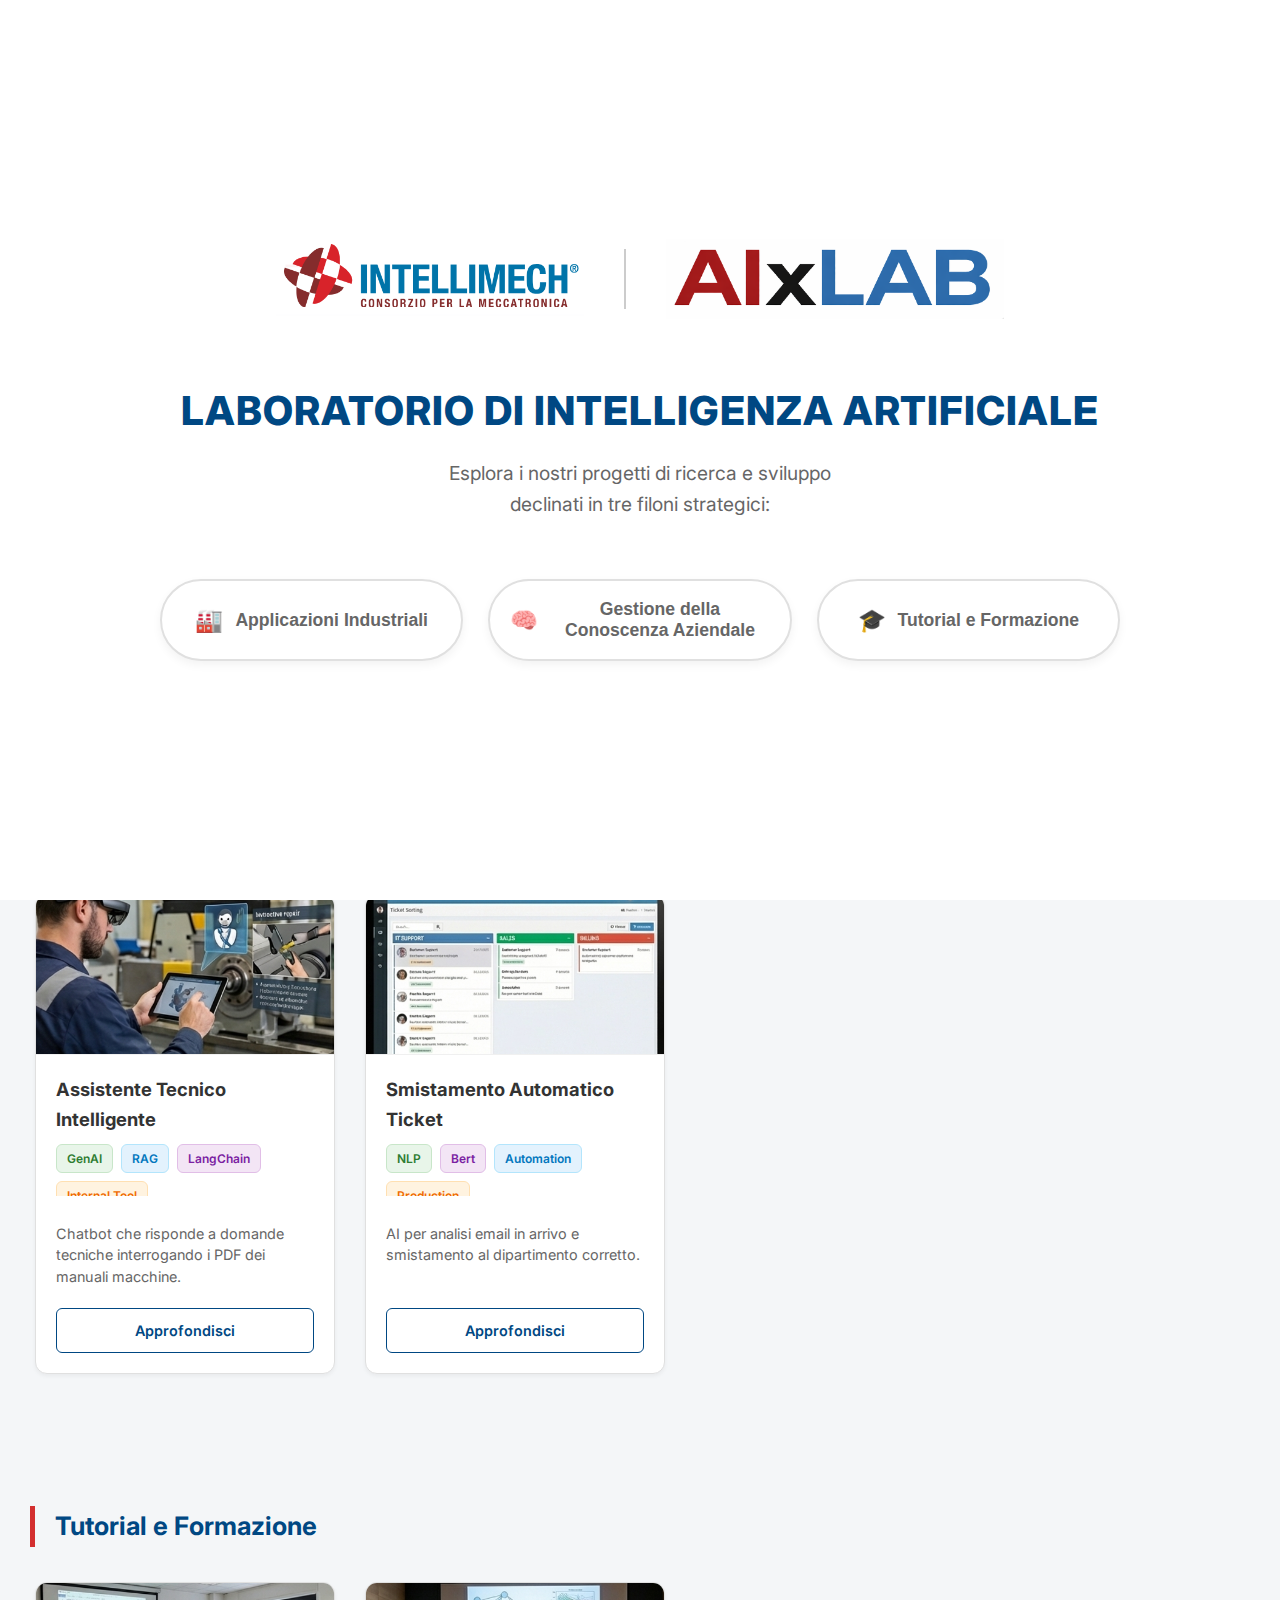
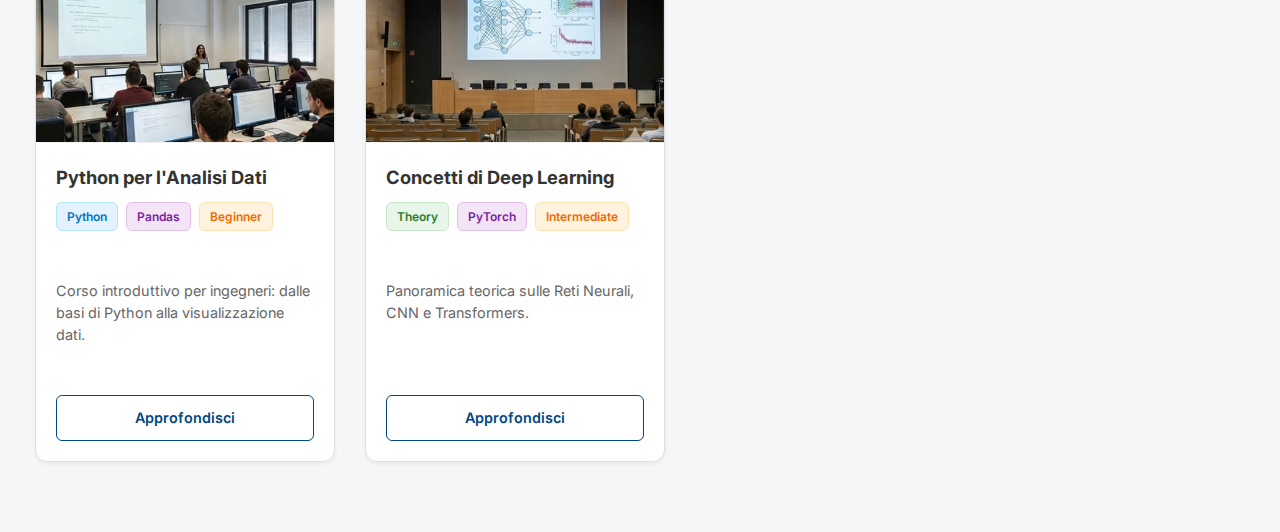
<file: index.html>
<!DOCTYPE html>
<html lang="it">

<head>
    <meta charset="UTF-8">
    <meta name="viewport" content="width=device-width, initial-scale=1.0">
    <title>Showcase Laboratorio AI</title>
    <link rel="stylesheet" href="styles/global.css">
    <link href="https://fonts.googleapis.com/css2?family=Inter:wght@400;600;700&display=swap" rel="stylesheet">
</head>

<body class="locked">
    <div id="landing-screen">
        <div class="landing-content">

            <div class="landing-logos">
                <img src="img/LogoIMECH.png" alt="Intellimech" class="big-logo">
                <div class="vertical-line"></div>
                <img src="img/LogoAIxLAB.png" alt="AI Lab" class="big-logo">
            </div>

            <div class="landing-texts">
                <h1 class="main-title">Laboratorio di Intelligenza Artificiale</h1>
                <p class="subtitle">
                    Esplora i nostri progetti di ricerca e sviluppo<br>
                    declinati in tre filoni strategici:
                </p>
            </div>

            <div class="landing-actions">
                <button class="big-btn" onclick="enterSite('industrial')">
                    <span class="icon">🏭</span> Applicazioni Industriali
                </button>
                <button class="big-btn" onclick="enterSite('knowledge')">
                    <span class="icon">🧠</span> Gestione della Conoscenza Aziendale
                </button>
                <button class="big-btn" onclick="enterSite('tutorial')">
                    <span class="icon">🎓</span> Tutorial e Formazione
                </button>
            </div>
        </div>
    </div>

    <div id="app-interface">
        <nav class="nav-shortcuts sticky-mode">

            <div class="nav-logos-wrapper">
                <img src="img/LogoIMECH.png" alt="Intellimech" class="nav-logo">
                <div class="mini-divider"></div> <img src="img/LogoAIxLAB.png" alt="AI Lab" class="nav-logo">
            </div>
            
            <div class="nav-buttons-container">
                <a href="#industrial" class="shortcut-card">
                    <span class="shortcut-icon">🏭</span>
                    Applicazioni Industriali
                </a>
                <a href="#knowledge" class="shortcut-card">
                    <span class="shortcut-icon">🧠</span>
                    Gestione Conoscenza
                </a>
                <a href="#tutorial" class="shortcut-card">
                    <span class="shortcut-icon">🎓</span>
                    Tutorial
                </a>
            </div>

            

        </nav>

        <div id="main-content">

            <section id="industrial" class="category-section">
                <h2 class="category-title">Applicazioni Industriali</h2>
                <div class="scroll-container">
                    
                    <div class="card">
                        <div class="card-media">
                            
                            <img src="progetti/Applicazioni_Industriali/PredictiveMaintenance/assets/progetto.png" alt="preview"
                                style="width:100%; height:100%; object-fit:cover;">
                            
                        </div>

                        <div class="card-body">
                            <h3>Manutenzione Predittiva Cuscinetti</h3>

                            <div class="labels">
                                
                                <span class="tag domain">IoT</span>
                                
                                <span class="tag tech">Python</span>
                                
                                <span class="tag lib">Sklearn</span>
                                
                                <span class="tag type">PoC</span>
                                
                            </div>

                            <p class="summary">Sistema IoT per monitorare la salute dei cuscinetti e prevedere guasti con 48h di anticipo.</p>
                            <a href="progetti/Applicazioni_Industriali/PredictiveMaintenance/readme.html" class="btn-action">Approfondisci</a>
                        </div>
                    </div>
                    
                    <div class="card">
                        <div class="card-media">
                            
                            <img src="progetti/Applicazioni_Industriali/Visione/assets/progetto.png" alt="preview"
                                style="width:100%; height:100%; object-fit:cover;">
                            
                        </div>

                        <div class="card-body">
                            <h3>Controllo Qualità Saldature</h3>

                            <div class="labels">
                                
                                <span class="tag domain">Computer Vision</span>
                                
                                <span class="tag tech">Deep Learning</span>
                                
                                <span class="tag lib">YOLOv8</span>
                                
                                <span class="tag type">Pilot</span>
                                
                            </div>

                            <p class="summary">Analisi automatica della porosità delle saldature tramite Computer Vision.</p>
                            <a href="progetti/Applicazioni_Industriali/Visione/readme.html" class="btn-action">Approfondisci</a>
                        </div>
                    </div>
                    
                </div>
            </section>

            <section id="knowledge" class="category-section">
                <h2 class="category-title">Gestione della Conoscenza Aziendale</h2>
                <div class="scroll-container">
                    
                    <div class="card">
                        <div class="card-media">
                            
                            <img src="progetti/Gestione_Conoscenza/ChatbotManualistica/assets/progetto.png" alt="preview"
                                style="width:100%; height:100%; object-fit:cover;">
                            
                        </div>

                        <div class="card-body">
                            <h3>Assistente Tecnico Intelligente</h3>

                            <div class="labels">
                                
                                <span class="tag domain">GenAI</span>
                                
                                <span class="tag tech">RAG</span>
                                
                                <span class="tag lib">LangChain</span>
                                
                                <span class="tag type">Internal Tool</span>
                                
                            </div>

                            <p class="summary">Chatbot che risponde a domande tecniche interrogando i PDF dei manuali macchine.</p>
                            <a href="progetti/Gestione_Conoscenza/ChatbotManualistica/readme.html" class="btn-action">Approfondisci</a>
                        </div>
                    </div>
                    
                    <div class="card">
                        <div class="card-media">
                            
                            <img src="progetti/Gestione_Conoscenza/ClassificatoreEmailSupporto/assets/progetto.png" alt="preview"
                                style="width:100%; height:100%; object-fit:cover;">
                            
                        </div>

                        <div class="card-body">
                            <h3>Smistamento Automatico Ticket</h3>

                            <div class="labels">
                                
                                <span class="tag domain">NLP</span>
                                
                                <span class="tag lib">Bert</span>
                                
                                <span class="tag tech">Automation</span>
                                
                                <span class="tag type">Production</span>
                                
                            </div>

                            <p class="summary">AI per analisi email in arrivo e smistamento al dipartimento corretto.</p>
                            <a href="progetti/Gestione_Conoscenza/ClassificatoreEmailSupporto/readme.html" class="btn-action">Approfondisci</a>
                        </div>
                    </div>
                    
                </div>
            </section>

            <section id="tutorial" class="category-section">
                <h2 class="category-title">Tutorial e Formazione</h2>
                <div class="scroll-container">
                    
                    <div class="card">
                        <div class="card-media">
                            
                            <img src="progetti/Tutorial_Formazione/CorsoPythonBase/assets/progetto.png" alt="preview"
                                style="width:100%; height:100%; object-fit:cover;">
                            
                        </div>

                        <div class="card-body">
                            <h3>Python per l'Analisi Dati</h3>

                            <div class="labels">
                                
                                <span class="tag tech">Python</span>
                                
                                <span class="tag lib">Pandas</span>
                                
                                <span class="tag type">Beginner</span>
                                
                            </div>

                            <p class="summary">Corso introduttivo per ingegneri: dalle basi di Python alla visualizzazione dati.</p>
                            <a href="progetti/Tutorial_Formazione/CorsoPythonBase/readme.html" class="btn-action">Approfondisci</a>
                        </div>
                    </div>
                    
                    <div class="card">
                        <div class="card-media">
                            
                            <img src="progetti/Tutorial_Formazione/IntroduzioneDeepLearning/assets/progetto.png" alt="preview"
                                style="width:100%; height:100%; object-fit:cover;">
                            
                        </div>

                        <div class="card-body">
                            <h3>Concetti di Deep Learning</h3>

                            <div class="labels">
                                
                                <span class="tag domain">Theory</span>
                                
                                <span class="tag lib">PyTorch</span>
                                
                                <span class="tag type">Intermediate</span>
                                
                            </div>

                            <p class="summary">Panoramica teorica sulle Reti Neurali, CNN e Transformers.</p>
                            <a href="progetti/Tutorial_Formazione/IntroduzioneDeepLearning/readme.html" class="btn-action">Approfondisci</a>
                        </div>
                    </div>
                    
                </div>
            </section>

        </div>
    </div>

    <a href="#" class="back-to-top" id="backToTopBtn">
        <svg xmlns="http://www.w3.org/2000/svg" width="24" height="24" viewBox="0 0 24 24" fill="none"
            stroke="currentColor" stroke-width="2" stroke-linecap="round" stroke-linejoin="round">
            <line x1="12" y1="19" x2="12" y2="5"></line>
            <polyline points="5 12 12 5 19 12"></polyline>
        </svg>
    </a>

    <script src="scripts/script_barra_nav.js"></script>
</body>

</html>
</file>
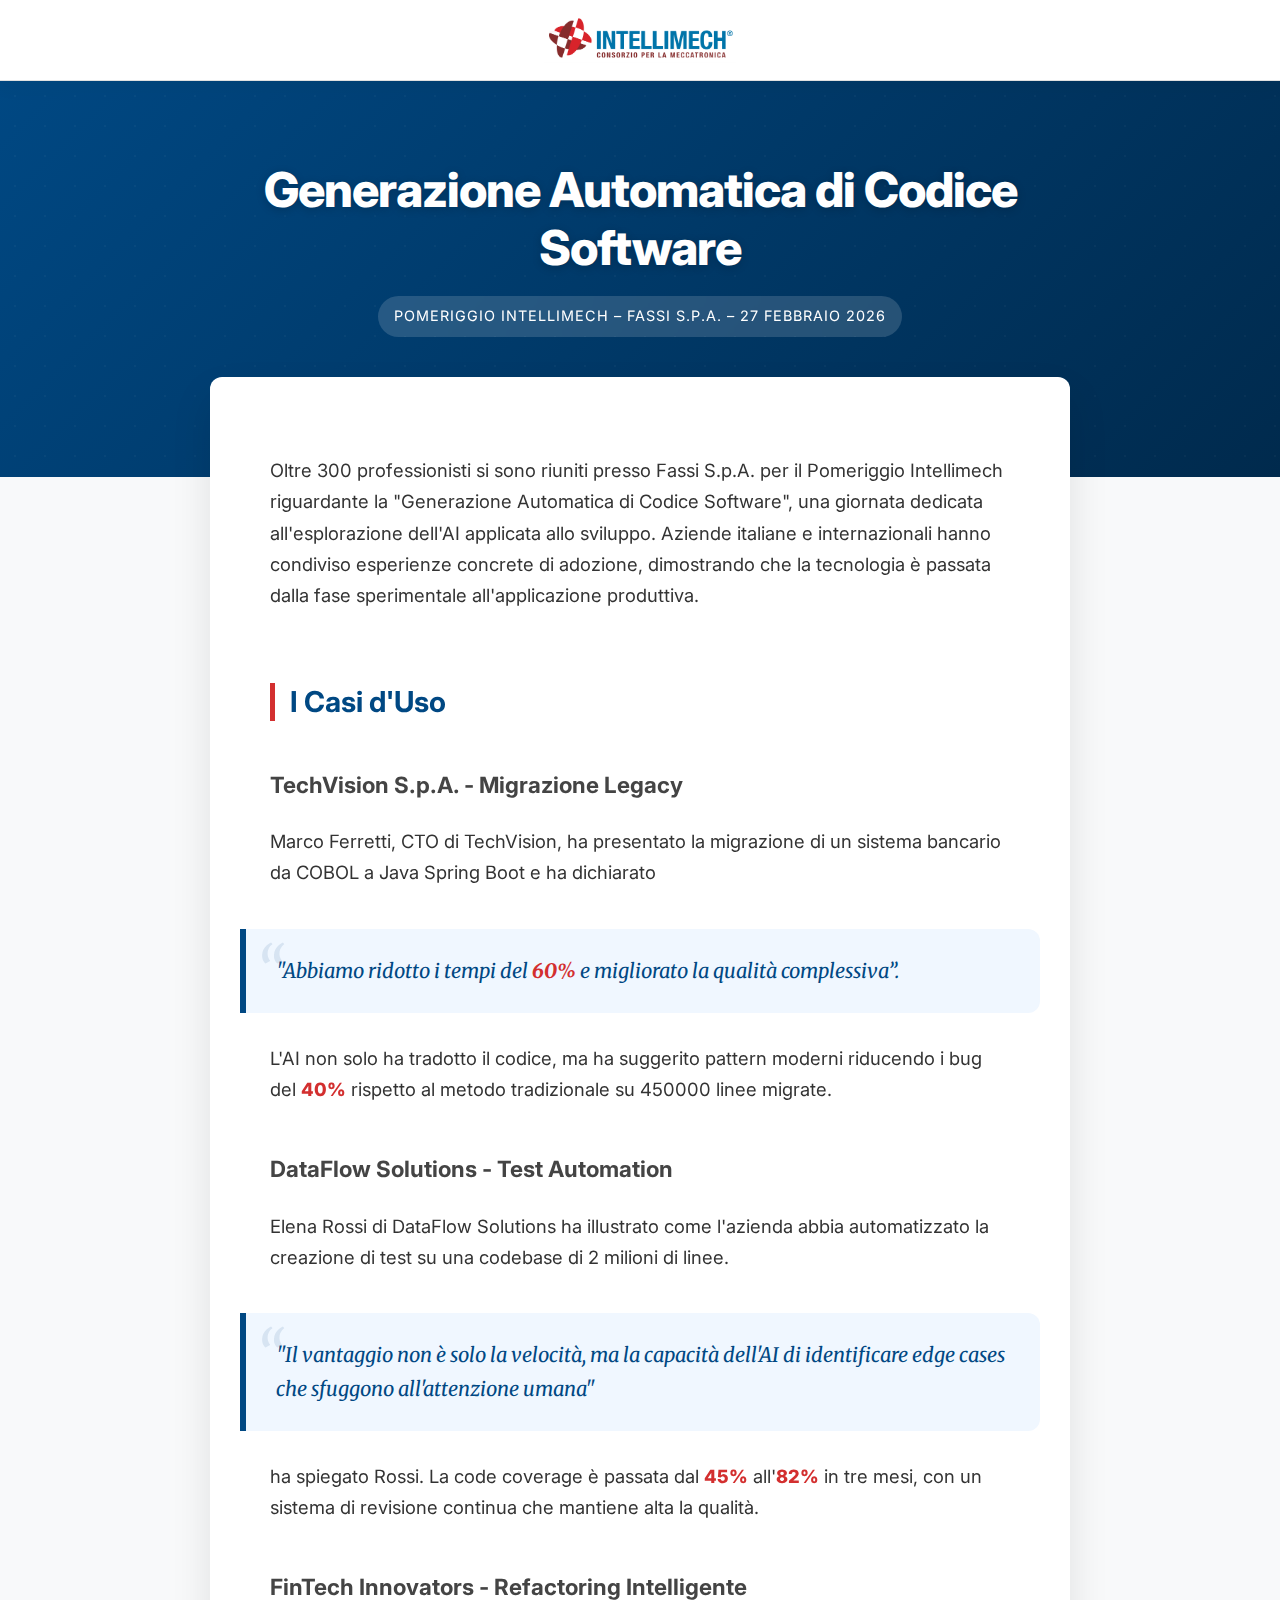
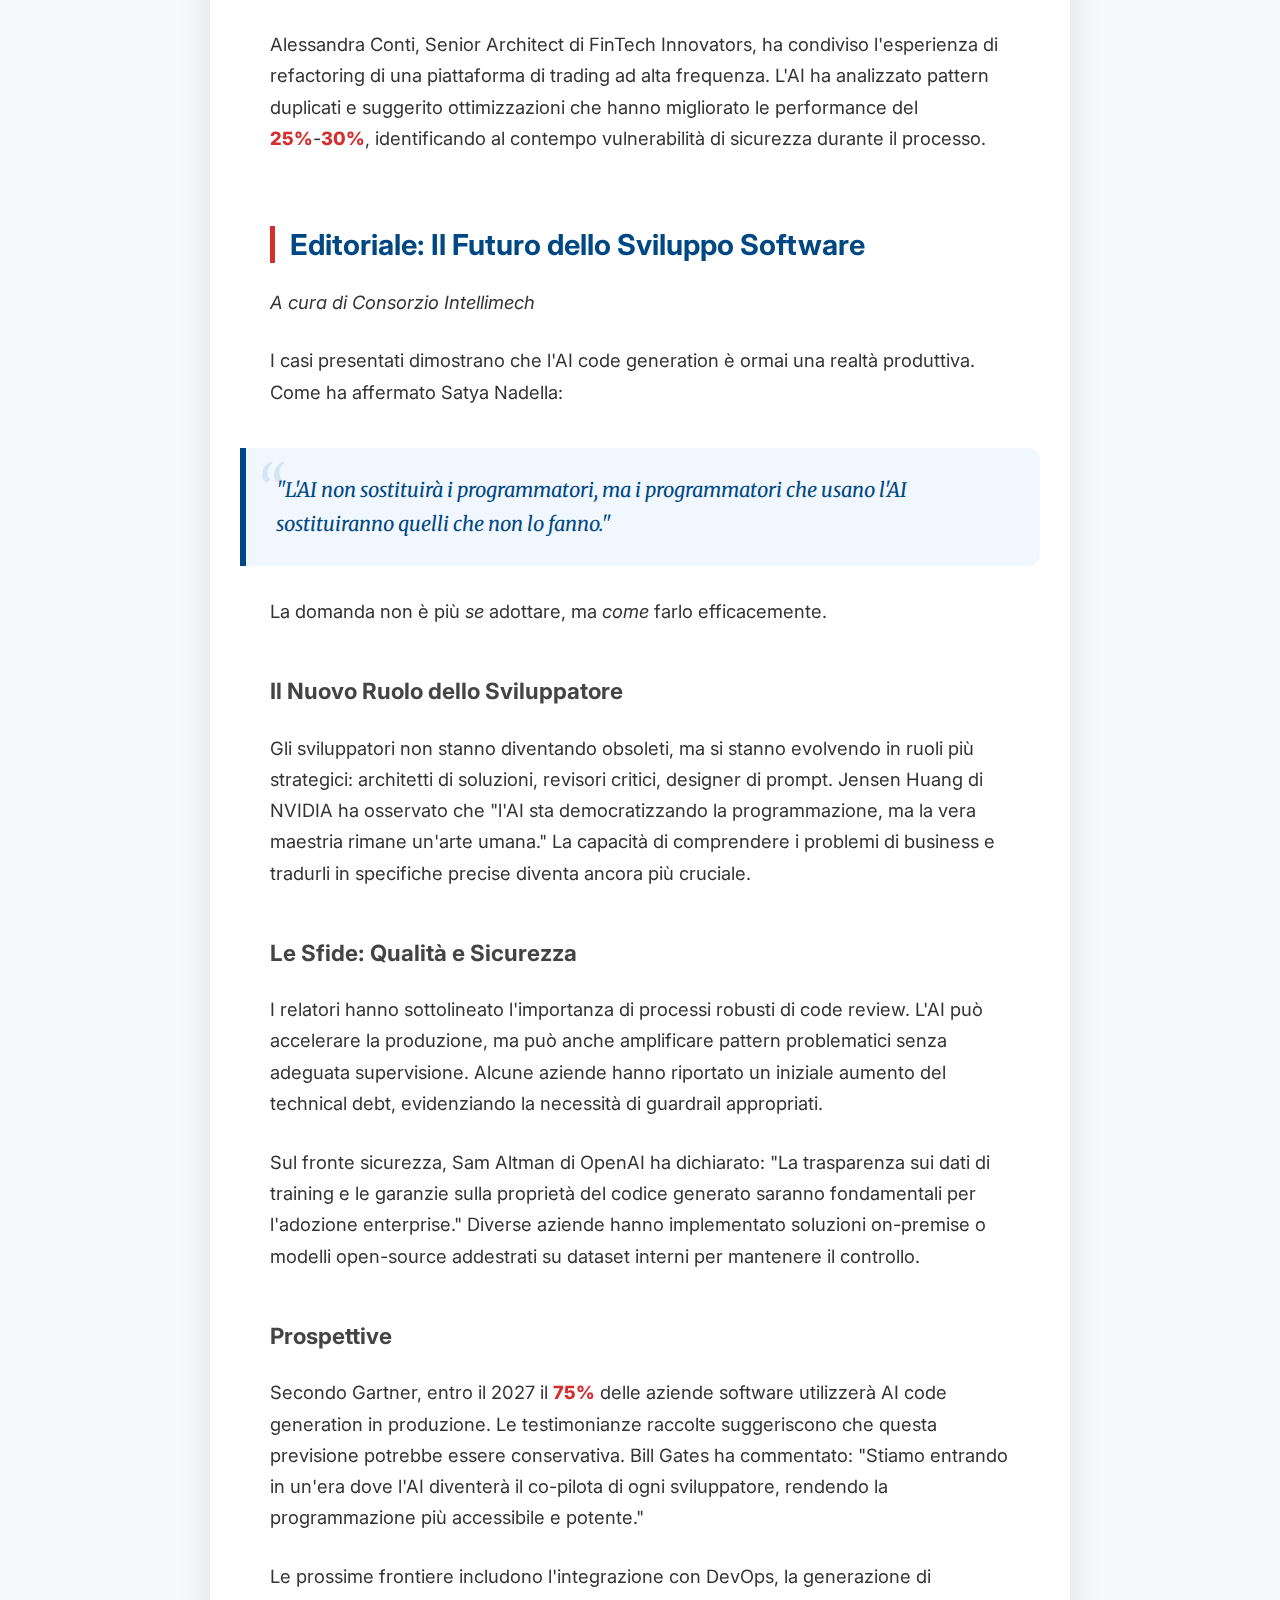
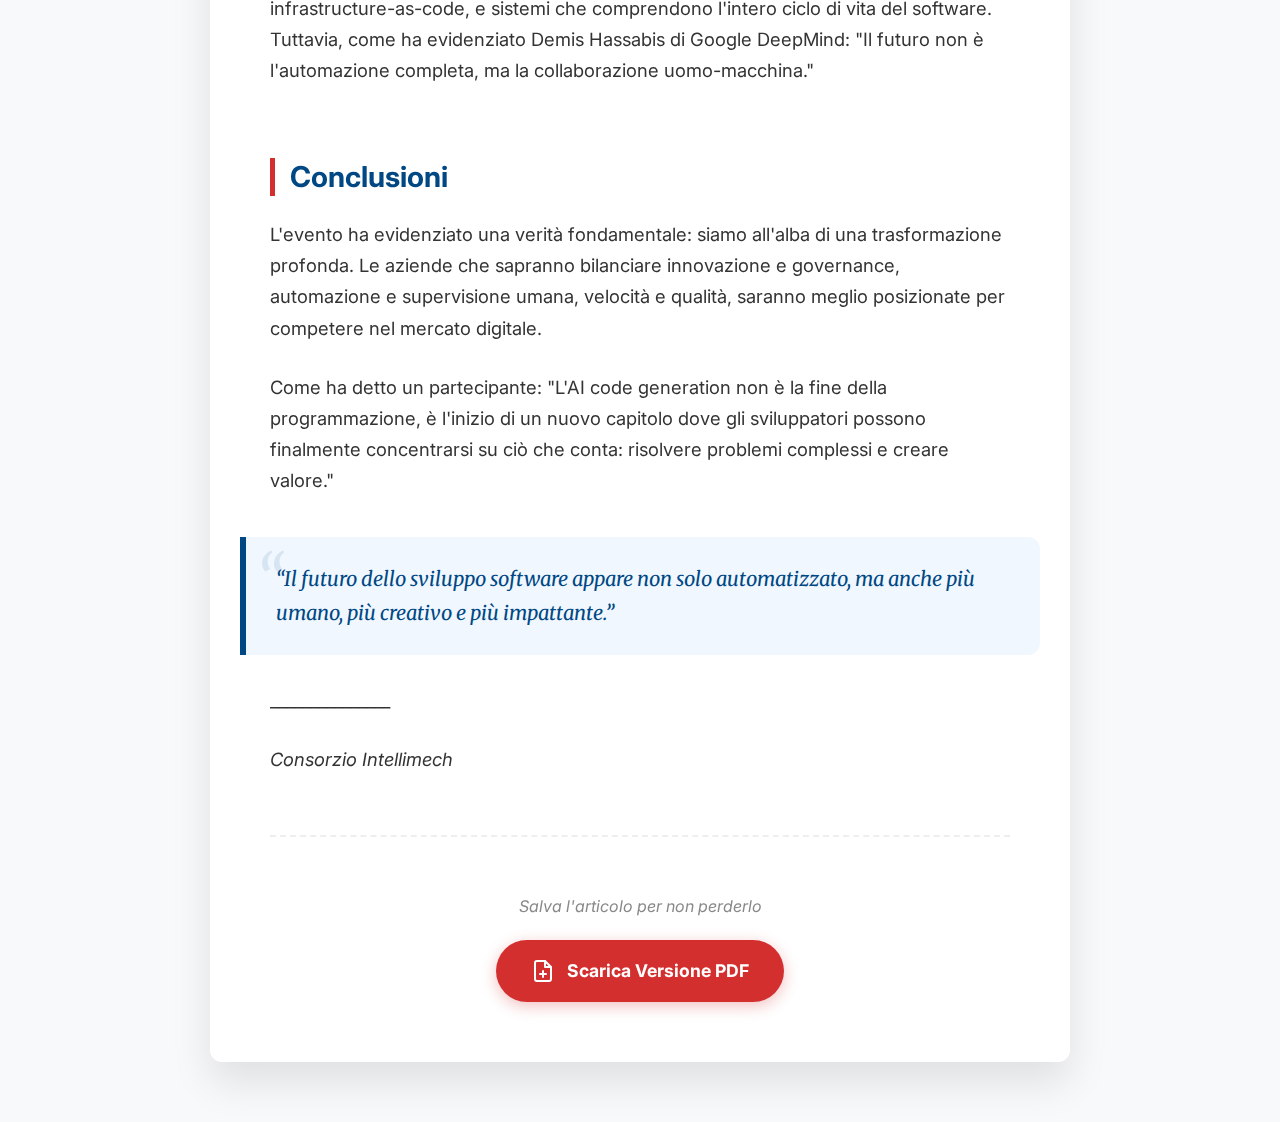
<file: blog/2026_02_27_GenerazioneAutomaticaCodice/evento.html>
<!DOCTYPE html>
<html lang="it">

<head>
    <meta charset="UTF-8">
    <meta name="viewport" content="width=device-width, initial-scale=1.0">
    <title>Generazione Automatica di Codice Software - AI Lab Blog</title>
    <link href="https://fonts.googleapis.com/css2?family=Inter:wght@300;400;600;800&family=Merriweather:ital,wght@1,300;1,700&display=swap" rel="stylesheet">
    
    <style>
        /* --- RESET E BASE --- */
        :root {
            --brand-blue: #004883;
            --brand-light: #0069bf;
            --accent-red: #d32f2f;
            --text-dark: #1a1a1a;
            --bg-light: #f8f9fa;
        }

        body {
            margin: 0;
            padding: 0;
            font-family: 'Inter', sans-serif;
            background-color: var(--bg-light);
            color: var(--text-dark);
            line-height: 1.7;
        }

        /* --- 1. NAVBAR STICKY BIANCA --- */
        .blog-navbar {
            background-color: rgba(255, 255, 255, 0.98);
            border-bottom: 1px solid #e0e0e0;
            position: sticky;
            top: 0;
            z-index: 1000;
            height: 80px;
            display: flex;
            justify-content: center;
            align-items: center;
            box-shadow: 0 4px 20px rgba(0,0,0,0.05);
            backdrop-filter: blur(8px); /* Effetto vetro su iPhone */
        }

        .nav-logo {
            height: 50px; /* Altezza logo su Desktop */
            width: auto;
            object-fit: contain;
        }

        /* --- 2. HERO SECTION (Titolo e Data) --- */
        .article-hero {
            background: linear-gradient(135deg, var(--brand-blue) 0%, #002a4d 100%);
            color: white;
            /* Padding ridotto sopra perché c'è già la navbar bianca */
            padding: 80px 20px 140px 20px; 
            text-align: center;
            position: relative;
        }

        /* Pattern decorativo sottile */
        .article-hero::before {
            content: '';
            position: absolute;
            top: 0; left: 0; right: 0; bottom: 0;
            background-image: radial-gradient(rgba(255,255,255,0.1) 1px, transparent 1px);
            background-size: 30px 30px;
            opacity: 0.3;
        }

        .hero-content {
            position: relative;
            z-index: 2;
            max-width: 900px;
            margin: 0 auto;
        }

        .article-title {
            font-size: 3rem;
            font-weight: 800;
            margin: 0 0 20px 0;
            line-height: 1.2;
            letter-spacing: -1px;
            text-shadow: 0 2px 10px rgba(0,0,0,0.2);
        }

        .article-meta {
            font-family: 'Inter', monospace;
            text-transform: uppercase;
            letter-spacing: 1px;
            font-size: 0.9rem;
            background: rgba(255,255,255,0.15);
            color: #fff;
            display: inline-block;
            padding: 8px 16px;
            border-radius: 50px;
            backdrop-filter: blur(5px);
        }

        /* --- 3. CONTENITORE PRINCIPALE (Card Flottante) --- */
        .content-wrapper {
            max-width: 740px;
            margin: -100px auto 60px auto; /* Sale sopra la Hero */
            background: white;
            padding: 60px;
            border-radius: 12px;
            box-shadow: 0 20px 40px rgba(0,0,0,0.1);
            position: relative;
            z-index: 10;
        }

        /* --- TIPOGRAFIA --- */
        .blog-content { font-size: 1.15rem; color: #333; }
        .blog-content p { margin-bottom: 1.5em; }

        .blog-content h2 {
            font-size: 1.8rem;
            color: var(--brand-blue);
            margin-top: 2.5em;
            margin-bottom: 0.8em;
            border-left: 5px solid var(--accent-red);
            padding-left: 15px;
            line-height: 1.3;
        }

        .blog-content h3 {
            font-size: 1.4rem;
            font-weight: 700;
            margin-top: 2em;
            color: #444;
        }

        /* --- ELEMENTI SMART (Citazioni e Numeri) --- */
        .smart-quote {
            font-family: 'Merriweather', serif;
            font-style: italic;
            font-size: 1.25rem;
            color: var(--brand-blue);
            background-color: #f0f7ff;
            padding: 25px 30px;
            border-radius: 0 12px 12px 0;
            border-left: 6px solid var(--brand-blue);
            margin: 40px -30px;
            position: relative;
        }
        .smart-quote::before {
            content: '“';
            font-size: 4rem;
            position: absolute;
            top: -10px; left: 10px;
            opacity: 0.1; color: var(--brand-blue);
        }

        .highlight-number { font-weight: 800; color: var(--accent-red); }

        .blog-content img {
            max-width: 100%; height: auto;
            border-radius: 8px; margin: 30px 0;
            box-shadow: 0 4px 12px rgba(0,0,0,0.1);
        }

        /* --- FOOTER CTA --- */
        .footer-cta {
            margin-top: 60px; padding-top: 40px;
            border-top: 2px dashed #eee; text-align: center;
        }

        .btn-pdf {
            background-color: var(--accent-red); color: white;
            padding: 16px 35px; border-radius: 50px;
            text-decoration: none; font-weight: 700; font-size: 1.1rem;
            display: inline-flex; align-items: center; gap: 12px;
            transition: transform 0.2s, box-shadow 0.2s;
            box-shadow: 0 4px 15px rgba(211, 47, 47, 0.3);
        }
        .btn-pdf:hover {
            transform: translateY(-3px); background-color: #b71c1c;
            box-shadow: 0 8px 25px rgba(211, 47, 47, 0.4);
        }

        /* --- BACK TO TOP BUTTON --- */
        .back-to-top {
            position: fixed; bottom: 30px; right: 30px;
            width: 50px; height: 50px;
            background-color: var(--brand-blue); color: white;
            border-radius: 50%; display: flex; align-items: center; justify-content: center;
            z-index: 2000; opacity: 0; pointer-events: none;
            transform: translateY(20px); transition: all 0.4s ease;
            box-shadow: 0 4px 10px rgba(0,0,0,0.2);
        }
        .back-to-top:hover { transform: translateY(-5px); background-color: var(--brand-light); }
        .back-to-top.visible { opacity: 1; pointer-events: auto; transform: translateY(0); }

        /* --- MOBILE RESPONSIVE --- */
        @media (max-width: 768px) {
            .blog-navbar { height: 60px; } /* Navbar più sottile su mobile */
            .nav-logo { height: 35px; } /* Logo più piccolo */
            
            .article-hero { padding: 40px 20px 80px 20px; }
            .article-title { font-size: 2rem; }
            
            .content-wrapper { 
                padding: 30px 20px; 
                margin-top: -50px; /* Sale meno */
                border-radius: 20px 20px 0 0; 
                box-shadow: none; /* Meno pesante su mobile */
            }
            
            .smart-quote { margin: 30px 0; padding: 20px; font-size: 1.1rem; }
            
            .back-to-top { bottom: 20px; right: 20px; width: 45px; height: 45px; }
        }
    </style>
</head>

<body>

    <nav class="blog-navbar">
        <img src="../../img/LogoIMECH.png" alt="Intellimech" class="nav-logo">
    </nav>

    <header class="article-hero">
        <div class="hero-content">
            <h1 class="article-title">Generazione Automatica di Codice Software</h1>
            
            <div class="article-meta">Pomeriggio Intellimech – Fassi S.p.A. – 27 febbraio 2026</div>
            
        </div>
    </header>

    <main class="content-wrapper">
        <div class="blog-content" id="blogText">
            <p>Oltre 300 professionisti si sono riuniti presso Fassi S.p.A. per il Pomeriggio Intellimech riguardante la &quot;Generazione Automatica di Codice Software&quot;, una giornata dedicata all'esplorazione dell'AI applicata allo sviluppo. Aziende italiane e internazionali hanno condiviso esperienze concrete di adozione, dimostrando che la tecnologia è passata dalla fase sperimentale all'applicazione produttiva.</p><h2>I Casi d'Uso</h2><h3>TechVision S.p.A. - Migrazione Legacy</h3><p>Marco Ferretti, CTO di TechVision, ha presentato la migrazione di un sistema bancario da COBOL a Java Spring Boot e ha dichiarato </p><p>&quot;Abbiamo ridotto i tempi del 60% e migliorato la qualità complessiva”.</p><p> L'AI non solo ha tradotto il codice, ma ha suggerito pattern moderni riducendo i bug del 40% rispetto al metodo tradizionale su 450000 linee migrate.</p><h3>DataFlow Solutions - Test Automation</h3><p>Elena Rossi di DataFlow Solutions ha illustrato come l'azienda abbia automatizzato la creazione di test su una codebase di 2 milioni di linee.</p><p> &quot;Il vantaggio non è solo la velocità, ma la capacità dell'AI di identificare edge cases che sfuggono all'attenzione umana&quot;</p><p>ha spiegato Rossi. La code coverage è passata dal 45% all'82% in tre mesi, con un sistema di revisione continua che mantiene alta la qualità.</p><h3>FinTech Innovators - Refactoring Intelligente</h3><p>Alessandra Conti, Senior Architect di FinTech Innovators, ha condiviso l'esperienza di refactoring di una piattaforma di trading ad alta frequenza. L'AI ha analizzato pattern duplicati e suggerito ottimizzazioni che hanno migliorato le performance del 25%-30%, identificando al contempo vulnerabilità di sicurezza durante il processo.</p><h2>Editoriale: Il Futuro dello Sviluppo Software</h2><p><em>A cura di Consorzio Intellimech</em></p><p>I casi presentati dimostrano che l'AI code generation è ormai una realtà produttiva. Come ha affermato Satya Nadella:</p><p> &quot;L'AI non sostituirà i programmatori, ma i programmatori che usano l'AI sostituiranno quelli che non lo fanno.&quot; </p><p>La domanda non è più <em>se</em> adottare, ma <em>come</em> farlo efficacemente.</p><h3>Il Nuovo Ruolo dello Sviluppatore</h3><p>Gli sviluppatori non stanno diventando obsoleti, ma si stanno evolvendo in ruoli più strategici: architetti di soluzioni, revisori critici, designer di prompt. Jensen Huang di NVIDIA ha osservato che &quot;l'AI sta democratizzando la programmazione, ma la vera maestria rimane un'arte umana.&quot; La capacità di comprendere i problemi di business e tradurli in specifiche precise diventa ancora più cruciale.</p><h3>Le Sfide: Qualità e Sicurezza</h3><p>I relatori hanno sottolineato l'importanza di processi robusti di code review. L'AI può accelerare la produzione, ma può anche amplificare pattern problematici senza adeguata supervisione. Alcune aziende hanno riportato un iniziale aumento del technical debt, evidenziando la necessità di guardrail appropriati.</p><p>Sul fronte sicurezza, Sam Altman di OpenAI ha dichiarato: &quot;La trasparenza sui dati di training e le garanzie sulla proprietà del codice generato saranno fondamentali per l'adozione enterprise.&quot; Diverse aziende hanno implementato soluzioni on-premise o modelli open-source addestrati su dataset interni per mantenere il controllo.</p><h3>Prospettive</h3><p>Secondo Gartner, entro il 2027 il 75% delle aziende software utilizzerà AI code generation in produzione. Le testimonianze raccolte suggeriscono che questa previsione potrebbe essere conservativa. Bill Gates ha commentato: &quot;Stiamo entrando in un'era dove l'AI diventerà il co-pilota di ogni sviluppatore, rendendo la programmazione più accessibile e potente.&quot;</p><p>Le prossime frontiere includono l'integrazione con DevOps, la generazione di infrastructure-as-code, e sistemi che comprendono l'intero ciclo di vita del software. Tuttavia, come ha evidenziato Demis Hassabis di Google DeepMind: &quot;Il futuro non è l'automazione completa, ma la collaborazione uomo-macchina.&quot;</p><h2>Conclusioni</h2><p>L'evento ha evidenziato una verità fondamentale: siamo all'alba di una trasformazione profonda. Le aziende che sapranno bilanciare innovazione e governance, automazione e supervisione umana, velocità e qualità, saranno meglio posizionate per competere nel mercato digitale.</p><p>Come ha detto un partecipante: &quot;L'AI code generation non è la fine della programmazione, è l'inizio di un nuovo capitolo dove gli sviluppatori possono finalmente concentrarsi su ciò che conta: risolvere problemi complessi e creare valore.&quot;</p><p><em>“Il futuro dello sviluppo software appare non solo automatizzato, ma anche più umano, più creativo e più impattante.”</em></p><p>_______________</p><p><em>Consorzio Intellimech</em></p>
        </div>

        <div class="footer-cta">
            <p style="color:#888; margin-bottom: 20px; font-style: italic;">Salva l'articolo per non perderlo</p>
            
            <a href="Generazione_Automatica_Codice_Software.pdf" class="btn-pdf" download>
                <svg width="24" height="24" viewBox="0 0 24 24" fill="none" stroke="currentColor" stroke-width="2" stroke-linecap="round" stroke-linejoin="round"><path d="M14 2H6a2 2 0 0 0-2 2v16a2 2 0 0 0 2 2h12a2 2 0 0 0 2-2V8z"></path><polyline points="14 2 14 8 20 8"></polyline><line x1="12" y1="18" x2="12" y2="12"></line><line x1="9" y1="15" x2="15" y2="15"></line></svg>
                Scarica Versione PDF
            </a>
            
        </div>
    </main>

    <a href="#" class="back-to-top" id="backToTopBtn">
        <svg xmlns="http://www.w3.org/2000/svg" width="24" height="24" viewBox="0 0 24 24" fill="none" stroke="currentColor" stroke-width="2" stroke-linecap="round" stroke-linejoin="round">
            <line x1="12" y1="19" x2="12" y2="5"></line>
            <polyline points="5 12 12 5 19 12"></polyline>
        </svg>
    </a>

    <script>
        document.addEventListener("DOMContentLoaded", function() {
            // --- LOGICA FORMATTAZIONE SMART ---
            const container = document.getElementById('blogText');
            if(container) {
                const paragraphs = container.getElementsByTagName('p');
                for (let p of paragraphs) {
                    let text = p.textContent.trim();
                    // Citazioni
                    if (text.startsWith('"') || text.startsWith('“') || text.startsWith('«')) {
                        p.classList.add('smart-quote');
                    }
                    // Numeri
                    p.innerHTML = p.innerHTML.replace(
                        /(\d{1,3}(?:\.\d{3})*(?:,\d+)?%|\b\d{1,3}(?:\.\d{3})+\b)/g, 
                        '<span class="highlight-number">$1</span>'
                    );
                }
            }

            // --- LOGICA BACK TO TOP ---
            const backToTopBtn = document.getElementById('backToTopBtn');
            if(backToTopBtn) {
                window.addEventListener('scroll', () => {
                    if (window.scrollY > 300) backToTopBtn.classList.add('visible');
                    else backToTopBtn.classList.remove('visible');
                });
                backToTopBtn.addEventListener('click', (e) => {
                    e.preventDefault();
                    window.scrollTo({ top: 0, behavior: 'smooth' });
                });
            }
        });
    </script>

</body>
</html>
</file>
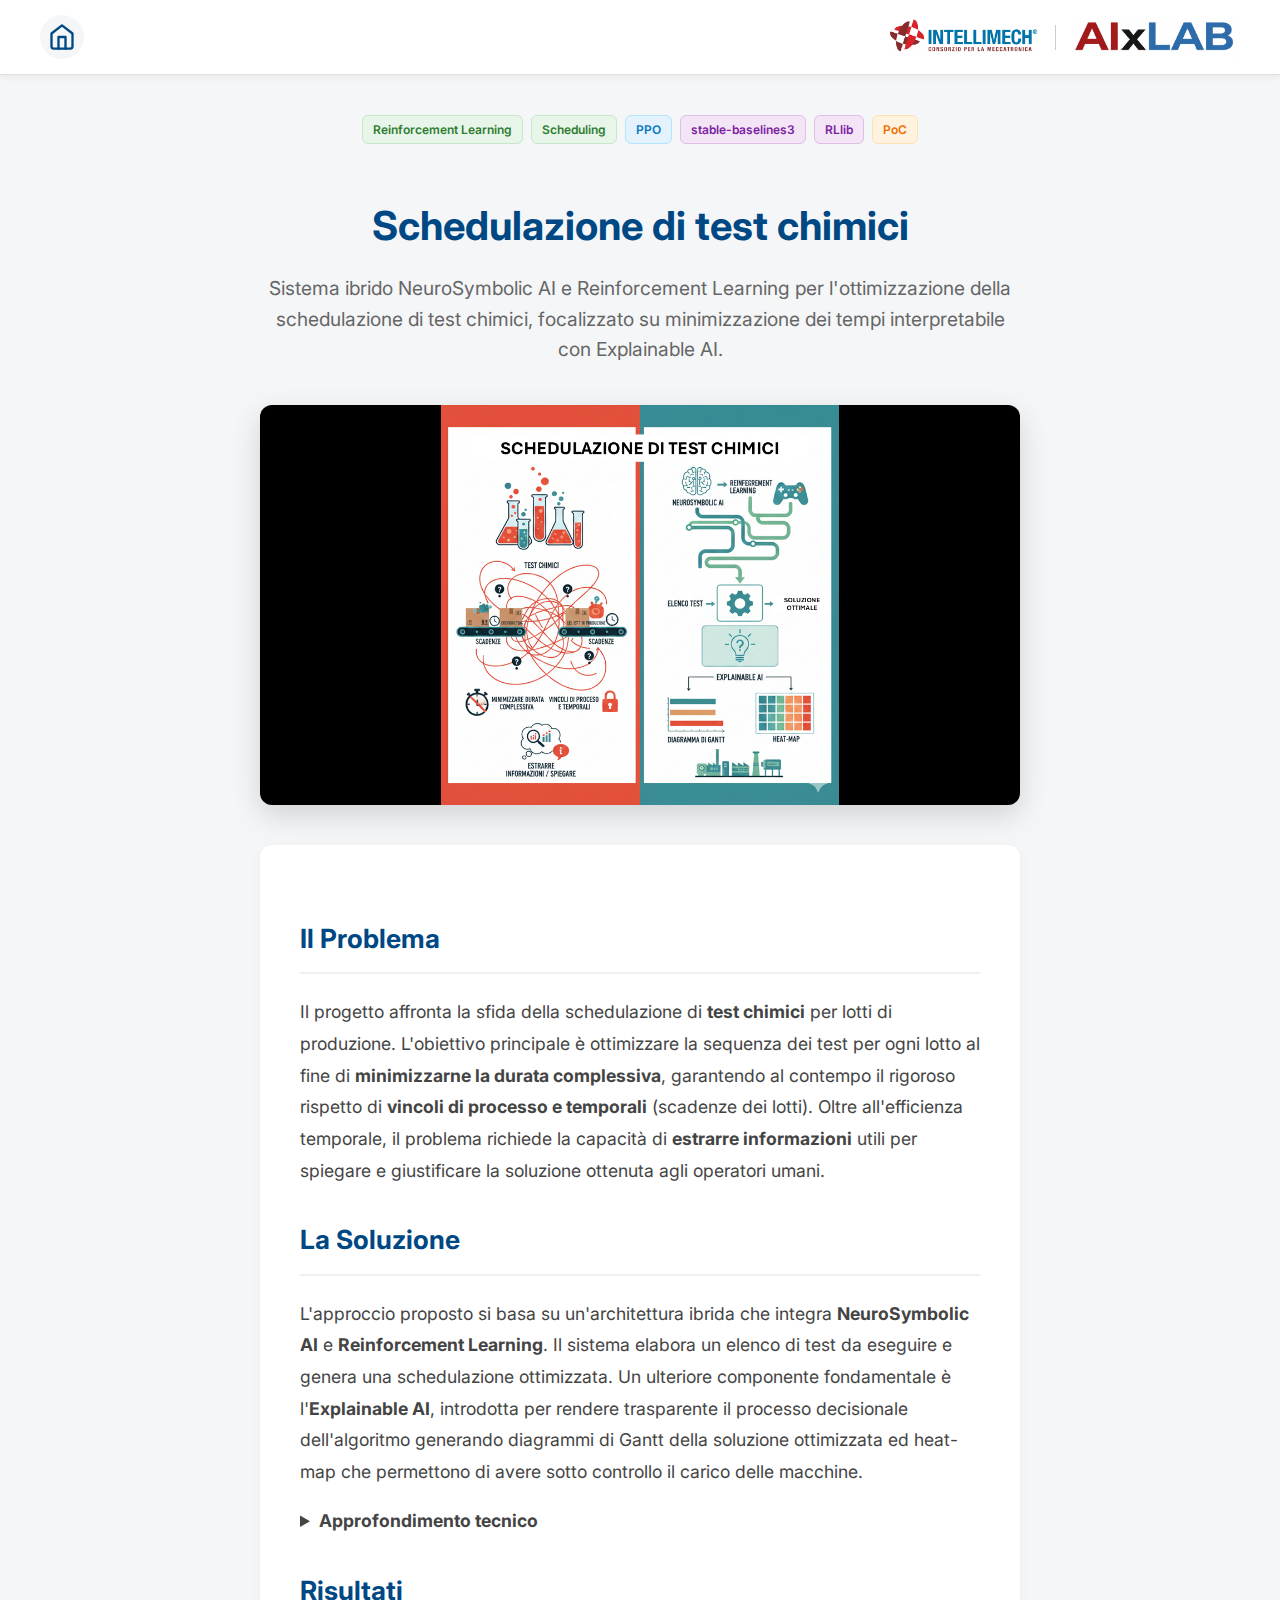
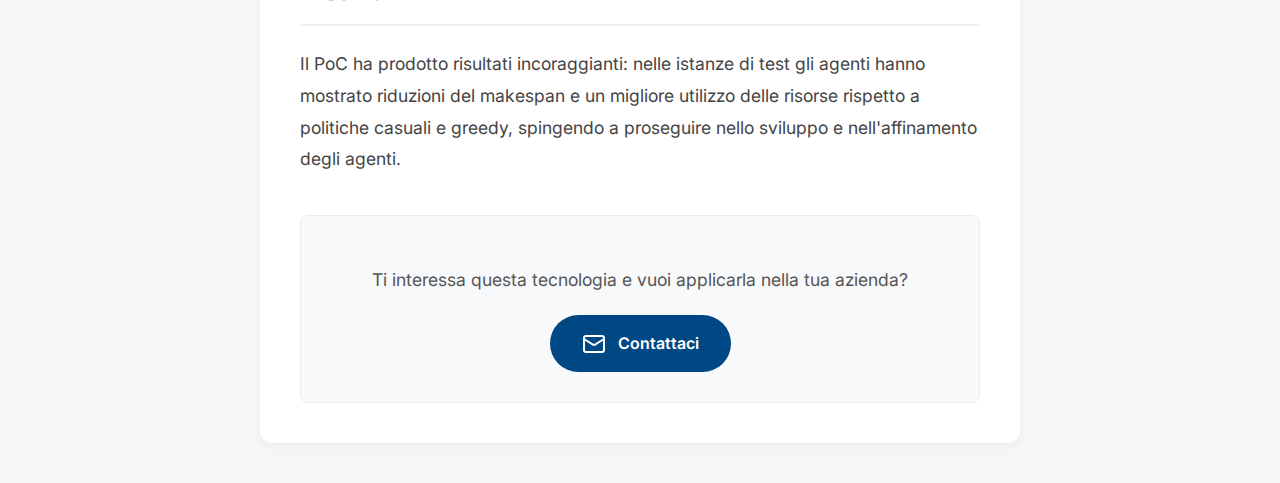
<file: progetti/Applicazioni_Industriali/SchedulingTest/readme.html>
<!DOCTYPE html>
<html lang="it">

<head>
    <meta charset="UTF-8">
    <meta name="viewport" content="width=device-width, initial-scale=1.0">
    <title>Schedulazione di test chimici - AI Lab</title>
    <link rel="stylesheet" href="../../../styles/global.css">
    <link rel="stylesheet" href="../../../styles/projects.css">
    <link href="https://fonts.googleapis.com/css2?family=Inter:wght@400;600;700;800&display=swap" rel="stylesheet">
</head>

<body>

    <nav class="project-nav">
        <a href="../../../index.html?mode=app" class="back-link icon-only" aria-label="Torna alla Home">
            <svg xmlns="http://www.w3.org/2000/svg" width="28" height="28" viewBox="0 0 24 24" fill="none"
                stroke="currentColor" stroke-width="2" stroke-linecap="round" stroke-linejoin="round">
                <path d="M3 9l9-7 9 7v11a2 2 0 0 1-2 2H5a2 2 0 0 1-2-2z"></path>
                <polyline points="9 22 9 12 15 12 15 22"></polyline>
            </svg>
        </a>
        <div class="logo-group">
            <img src="../../../img/LogoIMECH.png" alt="Intellimech" class="mini-logo">
            <div class="mini-divider"></div>
            <img src="../../../img/LogoAIxLAB.png" alt="AIxLAB" class="mini-logo">
        </div>
    </nav>

    <div class="project-container">

        <header class="project-header">
            <div class="labels" style="justify-content: center; margin-bottom: 15px;">
                
                <span class="tag domain">Reinforcement Learning</span>
                
                <span class="tag domain">Scheduling</span>
                
                <span class="tag tech">PPO</span>
                
                <span class="tag lib">stable-baselines3</span>
                
                <span class="tag lib">RLlib</span>
                
                <span class="tag type">PoC</span>
                
            </div>

            <h1 class="project-title">Schedulazione di test chimici</h1>
            <p class="subtitle" style="color:#666; font-size:1.2rem;">Sistema ibrido NeuroSymbolic AI e Reinforcement Learning per l'ottimizzazione della schedulazione di test chimici, focalizzato su minimizzazione dei tempi interpretabile con Explainable AI.</p>
        </header>

        
        <div class="project-hero-media">
            
            <img src="assets/progetto.png" alt="Hero Media" style="width:100%; height:100%; object-fit:contain;">
            
        </div>
        

        <article class="project-content">
            <h2>Il Problema</h2>
<p>Il progetto affronta la sfida della schedulazione di <strong>test chimici</strong> per lotti di produzione. L'obiettivo principale è ottimizzare la sequenza dei test per ogni lotto al fine di <strong>minimizzarne la durata complessiva</strong>, garantendo al contempo il rigoroso rispetto di <strong>vincoli di processo e temporali</strong> (scadenze dei lotti). Oltre all'efficienza temporale, il problema richiede la capacità di <strong>estrarre informazioni</strong> utili per spiegare e giustificare la soluzione ottenuta agli operatori umani.</p>
<h2>La Soluzione</h2>
<p>L'approccio proposto si basa su un'architettura ibrida che integra <strong>NeuroSymbolic AI</strong> e <strong>Reinforcement Learning</strong>. Il sistema elabora un elenco di test da eseguire e genera una schedulazione ottimizzata. Un ulteriore componente fondamentale è l'<strong>Explainable AI</strong>, introdotta per rendere trasparente il processo decisionale dell'algoritmo generando diagrammi di Gantt della soluzione ottimizzata ed heat-map che permettono di avere sotto controllo il carico delle macchine.</p>
<details>
<summary><strong>Approfondimento tecnico</strong></summary>
<ul>
  <li>🚀 <strong>Panoramica</strong>: Il problema viene modellato come Flexible Job‑Shop Scheduling Problem (FJSSP).</li>
  <li>🧩 <strong>Ambiente (<code>FJSSPEnv</code>)</strong>: ambiente Gym‑compatibile, altamente configurabile (job, task, macchine, durate e variabilità degli interventi umani) per simulare scenari di diversa complessità.</li>
  <li>🤖 <strong>Agent & Algoritmi</strong>: implementazioni di riferimento per <strong>PPO</strong> (stable‑baselines3) e esperimenti comparativi con <strong>RLlib</strong> per benchmarking.</li>
</ul>
</details>

<h2>Risultati</h2>
<p>Il PoC ha prodotto risultati incoraggianti: nelle istanze di test gli agenti hanno mostrato riduzioni del makespan e un migliore utilizzo delle risorse rispetto a politiche casuali e greedy, spingendo a proseguire nello sviluppo e nell'affinamento degli agenti.</p>

            <div class="code-box">
                <p>Ti interessa questa tecnologia e vuoi applicarla nella tua azienda?</p>

                <a href="mailto:info@intellimech.it?subject=Richiesta info: Schedulazione di test chimici"
                    class="btn-code contact-btn">

                    <svg xmlns="http://www.w3.org/2000/svg" width="24" height="24" viewBox="0 0 24 24" fill="none"
                        stroke="currentColor" stroke-width="2" stroke-linecap="round" stroke-linejoin="round">
                        <rect x="2" y="4" width="20" height="16" rx="2"></rect>
                        <path d="m22 7-8.97 5.7a1.94 1.94 0 0 1-2.06 0L2 7"></path>
                    </svg>

                    Contattaci
                </a>
            </div>
        </article>
    </div>

    <a href="#" class="back-to-top" id="backToTopBtn">
        <svg xmlns="http://www.w3.org/2000/svg" width="24" height="24" viewBox="0 0 24 24" fill="none"
            stroke="currentColor" stroke-width="2" stroke-linecap="round" stroke-linejoin="round">
            <line x1="12" y1="19" x2="12" y2="5"></line>
            <polyline points="5 12 12 5 19 12"></polyline>
        </svg>
    </a>
    <script>
        const backToTopBtn = document.getElementById('backToTopBtn');
        window.addEventListener('scroll', () => {
            if (window.scrollY > 300) backToTopBtn.classList.add('visible');
            else backToTopBtn.classList.remove('visible');
        });
        backToTopBtn.addEventListener('click', (e) => {
            e.preventDefault();
            window.scrollTo({ top: 0, behavior: 'smooth' });
        });
    </script>
</body>

</html>
</file>
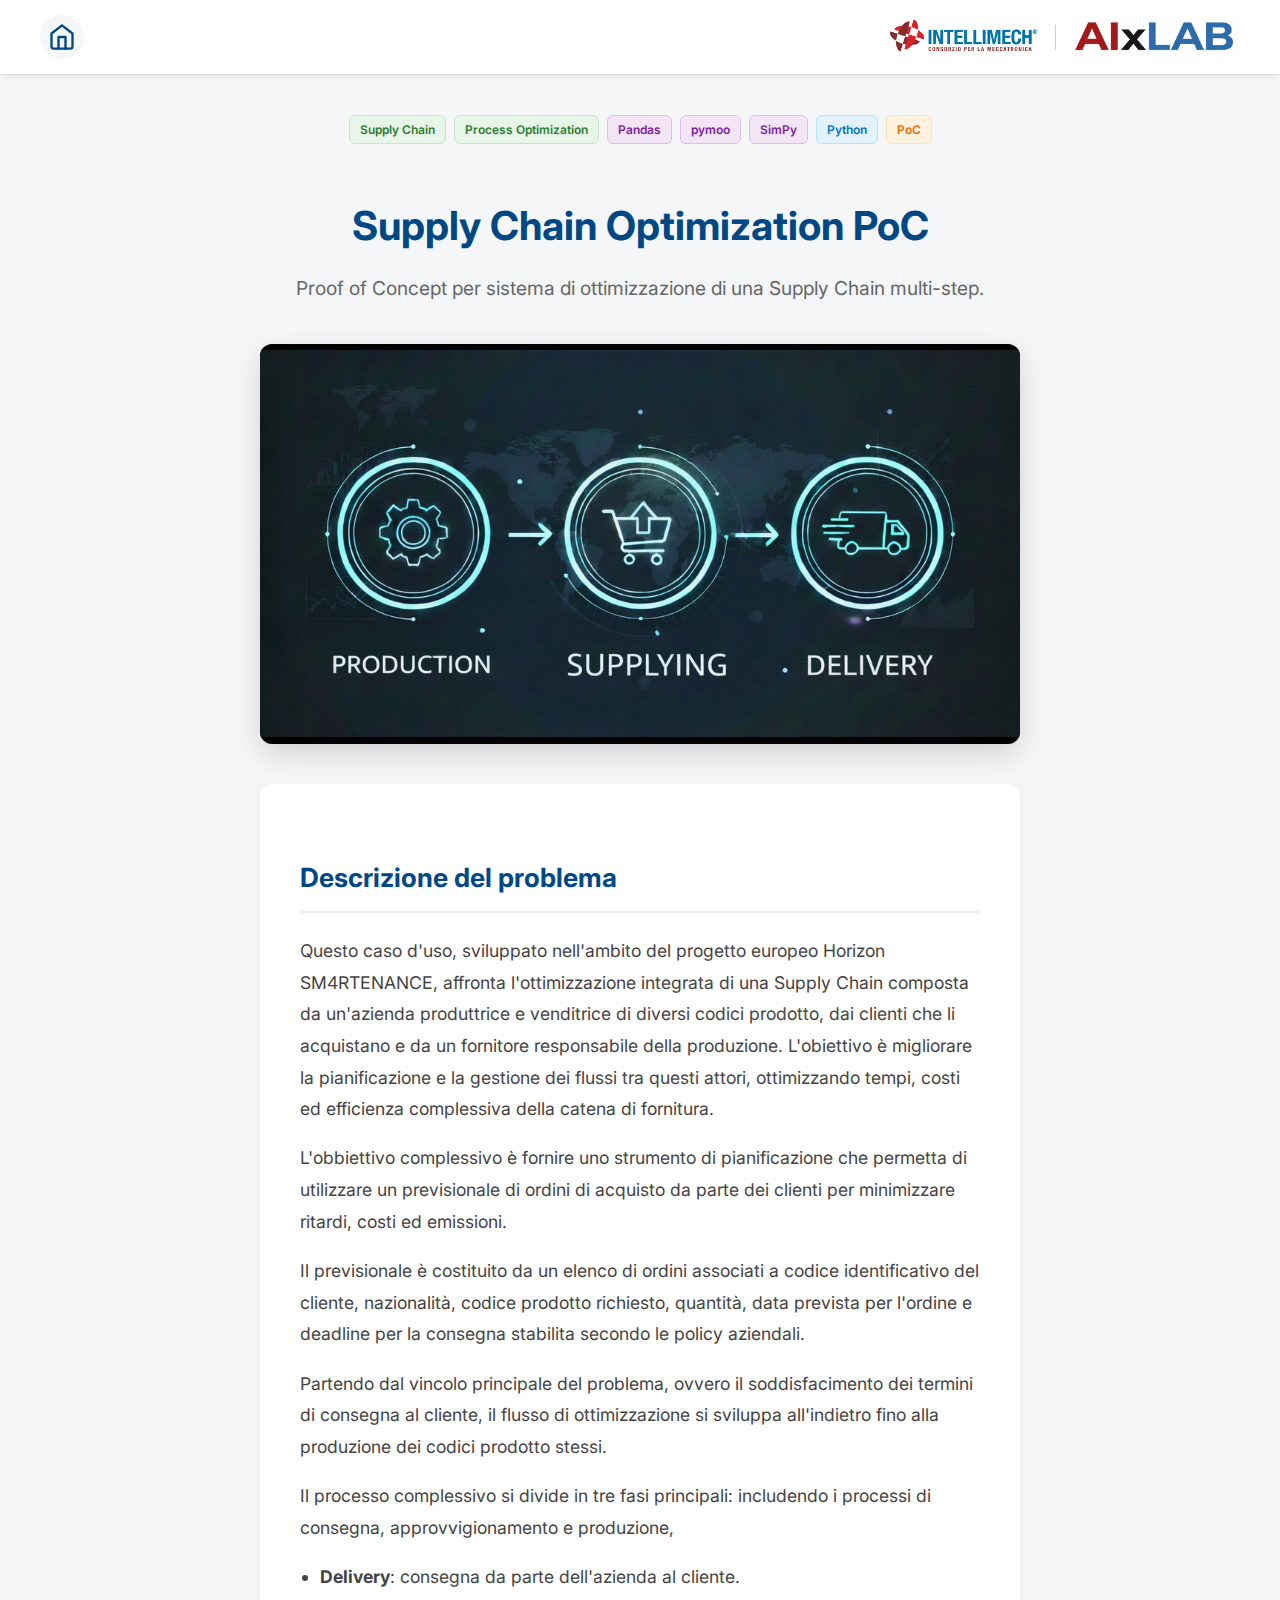
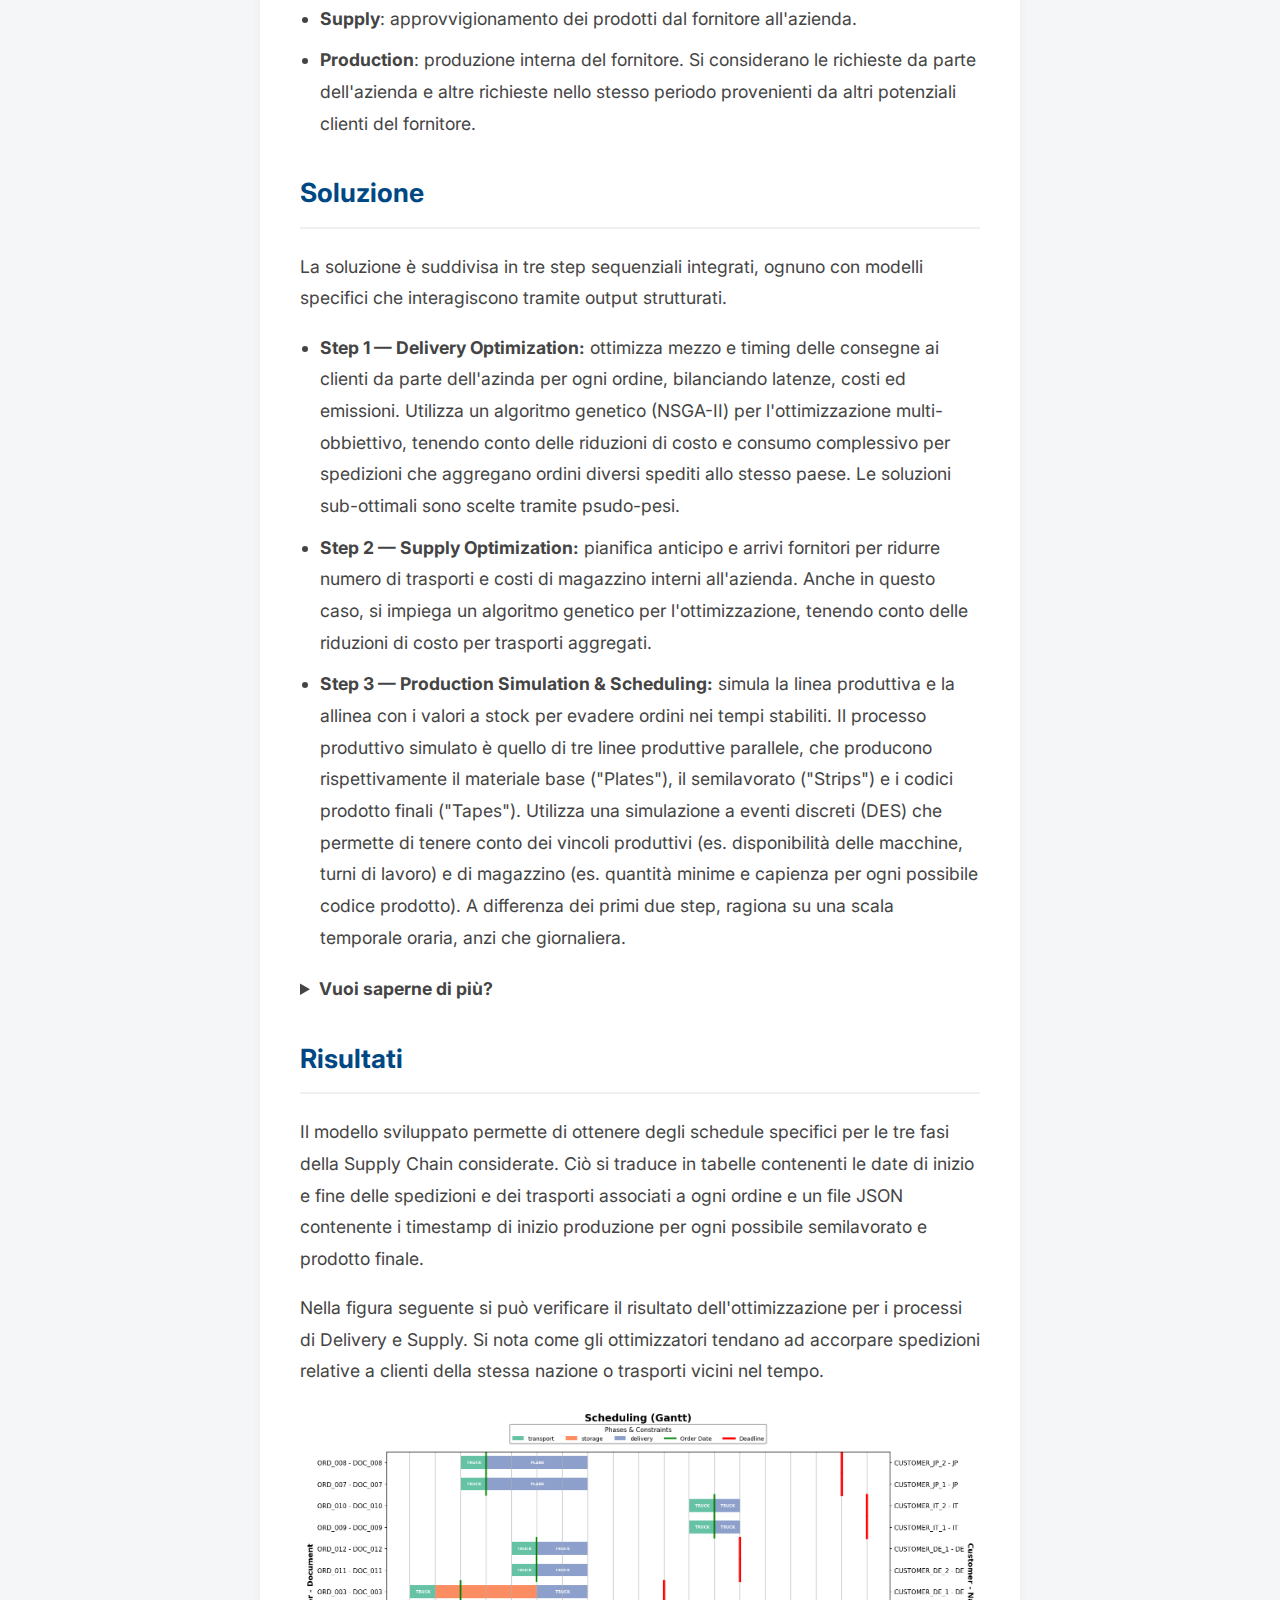
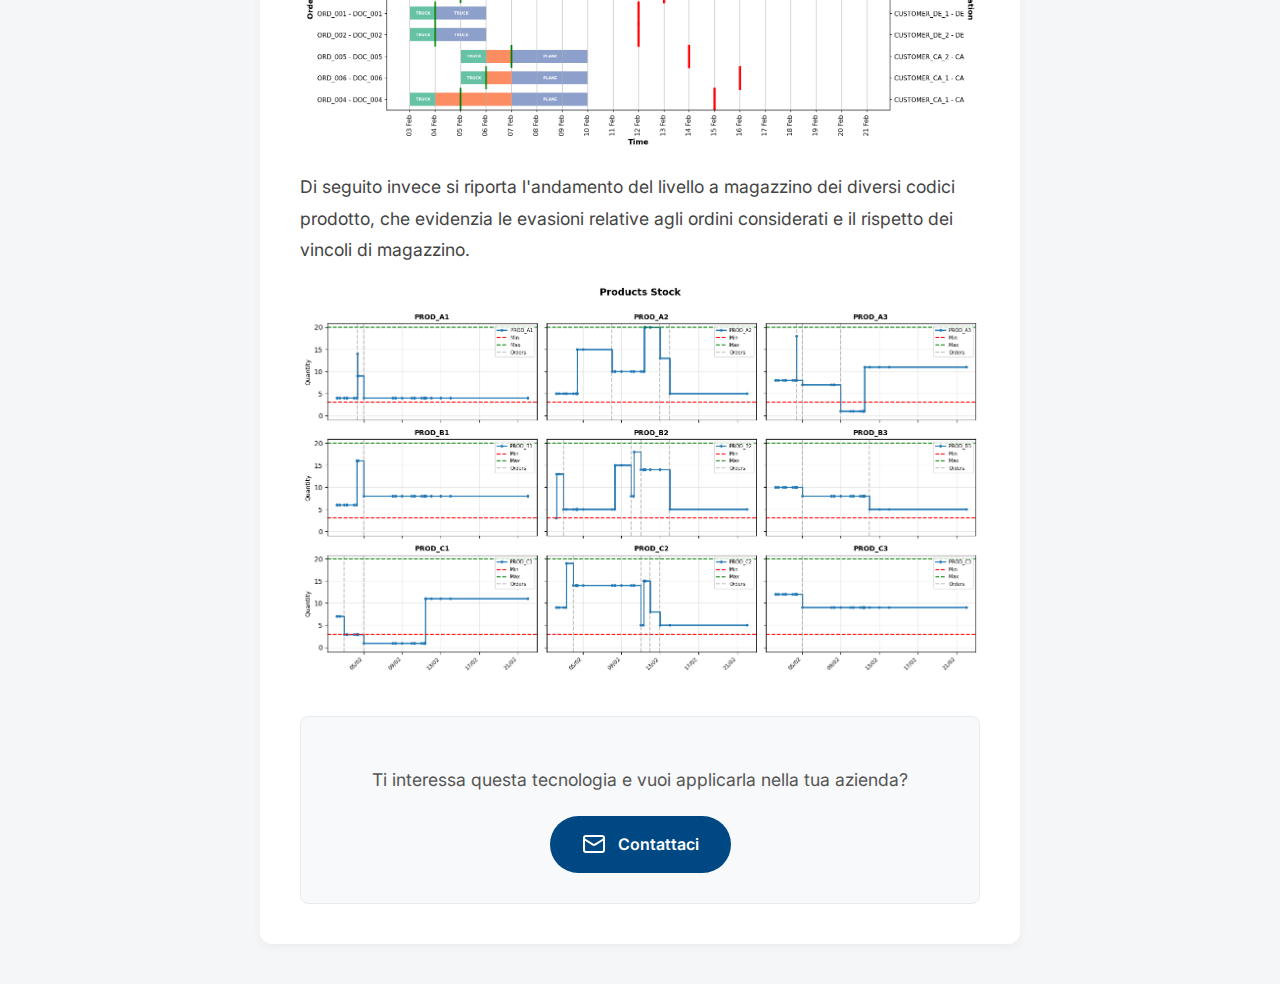
<file: progetti/Applicazioni_Industriali/SupplyChainOptimization/readme.html>
<!DOCTYPE html>
<html lang="it">

<head>
    <meta charset="UTF-8">
    <meta name="viewport" content="width=device-width, initial-scale=1.0">
    <title>Supply Chain Optimization PoC - AI Lab</title>
    <link rel="stylesheet" href="../../../styles/global.css">
    <link rel="stylesheet" href="../../../styles/projects.css">
    <link href="https://fonts.googleapis.com/css2?family=Inter:wght@400;600;700;800&display=swap" rel="stylesheet">
</head>

<body>

    <nav class="project-nav">
        <a href="../../../index.html?mode=app" class="back-link icon-only" aria-label="Torna alla Home">
            <svg xmlns="http://www.w3.org/2000/svg" width="28" height="28" viewBox="0 0 24 24" fill="none"
                stroke="currentColor" stroke-width="2" stroke-linecap="round" stroke-linejoin="round">
                <path d="M3 9l9-7 9 7v11a2 2 0 0 1-2 2H5a2 2 0 0 1-2-2z"></path>
                <polyline points="9 22 9 12 15 12 15 22"></polyline>
            </svg>
        </a>
        <div class="logo-group">
            <img src="../../../img/LogoIMECH.png" alt="Intellimech" class="mini-logo">
            <div class="mini-divider"></div>
            <img src="../../../img/LogoAIxLAB.png" alt="AIxLAB" class="mini-logo">
        </div>
    </nav>

    <div class="project-container">

        <header class="project-header">
            <div class="labels" style="justify-content: center; margin-bottom: 15px;">
                
                <span class="tag domain">Supply Chain</span>
                
                <span class="tag domain">Process Optimization</span>
                
                <span class="tag lib">Pandas</span>
                
                <span class="tag lib">pymoo</span>
                
                <span class="tag lib">SimPy</span>
                
                <span class="tag tech">Python</span>
                
                <span class="tag type">PoC</span>
                
            </div>

            <h1 class="project-title">Supply Chain Optimization PoC</h1>
            <p class="subtitle" style="color:#666; font-size:1.2rem;">Proof of Concept per sistema di ottimizzazione di una Supply Chain multi-step.</p>
        </header>

        
        <div class="project-hero-media">
            
            <img src="assets/SCO.png" alt="Hero Media" style="width:100%; height:100%; object-fit:contain;">
            
        </div>
        

        <article class="project-content">
            <h2>Descrizione del problema</h2>
<p>Questo caso d'uso, sviluppato nell'ambito del progetto europeo Horizon SM4RTENANCE, affronta l'ottimizzazione integrata di una Supply Chain composta da un'azienda produttrice e venditrice di diversi codici prodotto, dai clienti che li acquistano e da un fornitore responsabile della produzione. L'obiettivo è migliorare la pianificazione e la gestione dei flussi tra questi attori, ottimizzando tempi, costi ed efficienza complessiva della catena di fornitura.</p>
<p>L'obbiettivo complessivo è fornire uno strumento di pianificazione che permetta di utilizzare un previsionale di ordini di acquisto da parte dei clienti per minimizzare ritardi, costi ed emissioni.</p>
<p>Il previsionale è costituito da un elenco di ordini associati a codice identificativo del cliente, nazionalità, codice prodotto richiesto, quantità, data prevista per l'ordine e deadline per la consegna stabilita secondo le policy aziendali.</p>
<p>Partendo dal vincolo principale del problema, ovvero il soddisfacimento dei termini di consegna al cliente, il flusso di ottimizzazione si sviluppa all'indietro fino alla produzione dei codici prodotto stessi.</p>
<p>Il processo complessivo si divide in tre fasi principali: includendo i processi di consegna, approvvigionamento e produzione,</p>
<ul>
  <li><strong>Delivery</strong>: consegna da parte dell'azienda al cliente.</li>
  <li><strong>Supply</strong>: approvvigionamento dei prodotti dal fornitore all'azienda.</li>
  <li><strong>Production</strong>: produzione interna del fornitore. Si considerano le richieste da parte dell'azienda e altre richieste nello stesso periodo provenienti da altri potenziali clienti del fornitore.</li>
</ul>

<h2>Soluzione</h2>
<p>La soluzione è suddivisa in tre step sequenziali integrati, ognuno con modelli specifici che interagiscono tramite output strutturati.</p>
<ul>
  <li><strong>Step 1 — Delivery Optimization:</strong> ottimizza mezzo e timing delle consegne ai clienti da parte dell'azinda per ogni ordine, bilanciando latenze, costi ed emissioni. Utilizza un algoritmo genetico (NSGA-II) per l'ottimizzazione multi-obbiettivo, tenendo conto delle riduzioni di costo e consumo complessivo per spedizioni che aggregano ordini diversi spediti allo stesso paese. Le soluzioni sub-ottimali sono scelte tramite psudo-pesi.</li>
  <li><strong>Step 2 — Supply Optimization:</strong> pianifica anticipo e arrivi fornitori per ridurre numero di trasporti e costi di magazzino interni all'azienda. Anche in questo caso, si impiega un algoritmo genetico per l'ottimizzazione, tenendo conto delle riduzioni di costo per trasporti aggregati.</li>
  <li><strong>Step 3 — Production Simulation &amp; Scheduling:</strong> simula la linea produttiva e la allinea con i valori a stock per evadere ordini nei tempi stabiliti. Il processo produttivo simulato è quello di tre linee produttive parallele, che producono rispettivamente il materiale base ("Plates"), il semilavorato ("Strips") e i codici prodotto finali ("Tapes"). Utilizza una simulazione a eventi discreti (DES) che permette di tenere conto dei vincoli produttivi (es. disponibilità delle macchine, turni di lavoro) e di magazzino (es. quantità minime e capienza per ogni possibile codice prodotto). A differenza dei primi due step, ragiona su una scala temporale oraria, anzi che giornaliera.</li>
</ul>

<details>
<summary><strong>Vuoi saperne di più?</strong></summary>

<p>Qui puoi trovare riferimenti alle librerie Python Open Source utilizzate e agli algoritmi implementati:</p>
<ul>
  <li>Ottimizzazione multi-obiettivo: <a href="https://pymoo.org/">pymoo</a>.</li>
  <li>Algoritmo genetico: <a href="https://ieeexplore.ieee.org/document/996017">NSGA-II</a></li>
  <li>Scelta delle soluzioni: <a href="https://pymoo.org/getting_started/part_3.html">Pseudo-Weights</a></li>
  <li>Simulazione a eventi discreti e gestione risorse: <a href="https://simpy.readthedocs.io/en/latest/">SimPy</a></li>
  <li>Strutture dati: <a href="https://pandas.pydata.org/">Pandas</a></li>
  <li>Plotting e visualizzazione: <a href="https://matplotlib.org/">matplotlib</a></li>
</ul>

</details>

<h2>Risultati</h2>
<p>Il modello sviluppato permette di ottenere degli schedule specifici per le tre fasi della Supply Chain considerate. Ciò si traduce in tabelle contenenti le date di inizio e fine delle spedizioni e dei trasporti associati a ogni ordine e un file JSON contenente i timestamp di inizio produzione per ogni possibile semilavorato e prodotto finale.</p>
<p>Nella figura seguente si può verificare il risultato dell'ottimizzazione per i processi di Delivery e Supply. Si nota come gli ottimizzatori tendano ad accorpare spedizioni relative a clienti della stessa nazione o trasporti vicini nel tempo.</p>
<p><img alt="Delivery-Supply Schedule" src="assets/del_sup_schedule.png" /></p>
<p>Di seguito invece si riporta l'andamento del livello a magazzino dei diversi codici prodotto, che evidenzia le evasioni relative agli ordini considerati e il rispetto dei vincoli di magazzino.</p>
<p><img alt="Stock check" src="assets/prod_stock.png" /></p>

            <div class="code-box">
                <p>Ti interessa questa tecnologia e vuoi applicarla nella tua azienda?</p>

                <a href="mailto:info@intellimech.it?subject=Richiesta info: Supply Chain Optimization PoC"
                    class="btn-code contact-btn">

                    <svg xmlns="http://www.w3.org/2000/svg" width="24" height="24" viewBox="0 0 24 24" fill="none"
                        stroke="currentColor" stroke-width="2" stroke-linecap="round" stroke-linejoin="round">
                        <rect x="2" y="4" width="20" height="16" rx="2"></rect>
                        <path d="m22 7-8.97 5.7a1.94 1.94 0 0 1-2.06 0L2 7"></path>
                    </svg>

                    Contattaci
                </a>
            </div>
        </article>
    </div>

    <a href="#" class="back-to-top" id="backToTopBtn">
        <svg xmlns="http://www.w3.org/2000/svg" width="24" height="24" viewBox="0 0 24 24" fill="none"
            stroke="currentColor" stroke-width="2" stroke-linecap="round" stroke-linejoin="round">
            <line x1="12" y1="19" x2="12" y2="5"></line>
            <polyline points="5 12 12 5 19 12"></polyline>
        </svg>
    </a>
    <script>
        const backToTopBtn = document.getElementById('backToTopBtn');
        window.addEventListener('scroll', () => {
            if (window.scrollY > 300) backToTopBtn.classList.add('visible');
            else backToTopBtn.classList.remove('visible');
        });
        backToTopBtn.addEventListener('click', (e) => {
            e.preventDefault();
            window.scrollTo({ top: 0, behavior: 'smooth' });
        });
    </script>
</body>

</html>
</file>
<file: styles/projects.css>
/* =========================================
   STILE PAGINA PROGETTO (DETTAGLIO)
   ========================================= */

/* Layout a colonna singola centrale per la lettura */
.project-container {
    max-width: 800px;
    margin: 40px auto;
    padding: 0 20px;
    background-color: transparent;
}

/* Navigazione specifica per le pagine interne */
.project-nav {
    /* --- RENDIAMOLA STICKY --- */
    position: sticky; 
    top: 0;
    z-index: 1000; /* Per stare sopra al video e al testo che scorre */
    
    display: flex;
    justify-content: space-between;
    align-items: center;
    padding: 15px 40px; /* Ho ridotto leggermente il padding per farla meno ingombrante */
    background: rgba(255, 255, 255, 0.95); /* Leggera trasparenza moderna */
    backdrop-filter: blur(5px); /* Effetto vetro */
    border-bottom: 1px solid #e0e0e0;
    box-shadow: 0 4px 6px -1px rgba(0,0,0,0.05); /* Ombra per staccarla dal contenuto */
    transition: all 0.3s ease;
}

.back-link.icon-only {
    padding: 8px; /* Area di tocco più comoda */
    border-radius: 50%; /* Effetto cerchio */
    background-color: #f4f6f8; /* Sfondo leggero */
    color: var(--primary-blue);
    display: flex;
    align-items: center;
    justify-content: center;
}
.back-link:hover { opacity: 0.7; }


/* Contenitore dei loghi a destra */
.logo-group {
    display: flex;
    align-items: center;
    gap: 15px; /* Spazio tra gli elementi */
}

/* Stile dei loghi ridotti per la barra */
.mini-logo {
    height:40px; /* Altezza contenuta per non ingombrare */
    width: auto;
    object-fit: contain;
}

/* La linetta verticale separatrice */
.mini-divider {
    height: 25px;
    width: 1px;
    background-color: #ccc; /* Grigio chiaro elegante */
}




/* Titolo e Meta-dati del progetto */
.project-header {
    text-align: center;
    margin-bottom: 40px;
}

.project-title {
    font-size: 2.5rem;
    color: var(--primary-blue);
    margin-bottom: 15px;
}

/* Video Player Grande */
.project-hero-media {
    width: 100%;
    height: 400px; /* Altezza fissa scenica */
    background-color: #000;
    border-radius: 12px;
    display: flex;
    align-items: center;
    justify-content: center;
    margin-bottom: 40px;
    box-shadow: 0 10px 30px rgba(0,0,0,0.15);
    overflow: hidden;
}

/* Tipografia del contenuto (Readme Parafrasato) */
.project-content {
    background: #fff;
    padding: 40px;
    border-radius: 12px;
    box-shadow: 0 2px 10px rgba(0,0,0,0.05);
    line-height: 1.8; /* Molto leggibile */
    font-size: 1.1rem;
    color: #444;
}

.project-content h2 {
    color: var(--primary-blue);
    margin-top: 30px;
    border-bottom: 2px solid #f0f0f0;
    padding-bottom: 10px;
}

.project-content ul {
    margin-bottom: 20px;
    padding-left: 20px;
}

.project-content li {
    margin-bottom: 10px;
}

/* Stile per il box finale */
.code-box {
    background-color: #f8f9fa;
    border: 1px solid #e9ecef;
    border-radius: 8px;
    padding: 30px; /* Un po' più di spazio */
    margin-top: 40px;
    text-align: center;
}

.code-box p {
    margin-bottom: 20px;
    font-size: 1.1rem;
    color: #555;
}

/* Bottone Contattaci */
.contact-btn {
    background-color: var(--primary-blue); /* Usiamo il blu del brand */
    color: white;
    padding: 12px 30px;
    border-radius: 50px; /* Pillola rotonda, più amichevole */
    text-decoration: none;
    font-weight: 600;
    display: inline-flex;
    align-items: center;
    gap: 12px;
    transition: all 0.2s ease;
    border: 2px solid transparent;
    font-size: 1rem;
}

.contact-btn:hover {
    background-color: white;
    color: var(--primary-blue);
    border-color: var(--primary-blue);
    transform: translateY(-2px);
    box-shadow: 0 5px 15px rgba(0, 72, 131, 0.2);
}


/* ==========================================================================
   MOBILE OPTIMIZATIONS per PAGINA DETTAGLIO
   Aggiungi questo codice alla fine del file projects.css
   ========================================================================== */

@media (max-width: 768px) {

    /* Contenitore principale a tutta larghezza */
    .project-container {
        margin: 20px auto;
        padding: 0 15px; /* Margini laterali ridotti */
    }

    /* Navbar semplificata */
    .project-nav {
        padding: 10px 15px;
        justify-content: space-between; /* Icona a sinistra, loghi a destra */
    }
    
   .logo-group {
        display: flex !important; /* Forziamo la visibilità che prima avevamo nascosto */
        gap: 10px;
    }

    .mini-logo {
        height: 30px; /* Un po' più piccoli su mobile */
    }
    /* Titolo progetto */
    .project-title {
        font-size: 1.8rem;
        line-height: 1.2;
    }

    /* VIDEO: La modifica più importante */
    .project-hero-media {
        height: auto; /* Altezza automatica */
        aspect-ratio: 16 / 9; /* Mantiene sempre la proporzione widescreen */
        margin-bottom: 20px;
    }
    
    /* Contenuto testuale */
    .project-content {
        padding: 20px; /* Meno padding interno */
        font-size: 1rem; /* Font base standard leggibile */
    }

    /* Box contatti */
    .code-box {
        padding: 20px;
        margin-top: 30px;
    }

    .contact-btn {
        width: 100%; /* Bottone a tutta larghezza */
        justify-content: center;
    }
}


/* ==========================================================================
   FIX LARGHEZZA IMMAGINE 
   ========================================================================== */


.project-content img {
    max-width: 100%;
    height: auto;
    display: block;
    margin: 0.8rem auto; /* centra e separa dal testo */
}

/* opzionale: dimensione massima rispetto al container */
.project-container img {
    max-width: 100%;
}
</file>
<file: styles/global.css>
/* =========================================
   1. VARIABILI E RESET (Base)
   ========================================= */
:root {
    --primary-blue: #004883;     
    --primary-light: #005496;    
    --accent-bg: #f4f6f8;        
    --text-main: #333333;        
    --text-muted: #666666;       
    --white: #ffffff;
    --border-color: #e0e0e0;
}

html {
    scroll-behavior: smooth;
    box-sizing: border-box;
}

*, *:before, *:after {
    box-sizing: inherit;
}

body {
    margin: 0;
    font-family: 'Inter', sans-serif;
    background-color: var(--accent-bg);
    color: var(--text-main);
    line-height: 1.6;
}

body.locked {
    overflow: hidden;
    height: 100vh;
}

/* =========================================
   2. LANDING SCREEN (COPERTINA)
   ========================================= */
#landing-screen {
    position: fixed;
    top: 0; left: 0; width: 100%; height: 100%;
    background-color: var(--white);
    z-index: 9999;
    display: flex;
    justify-content: center;
    align-items: center;
    transition: opacity 0.5s ease-out, visibility 0.5s;
}

#landing-screen.hidden {
    opacity: 0;
    visibility: hidden;
    pointer-events: none;
}

.landing-content {
    text-align: center;
    max-width: 1000px;
    padding: 20px;
    display: flex;
    flex-direction: column;
    gap: 60px;
}

/* LOGHI GRANDI (Solo per la Landing) */
.landing-logos {
    display: flex;
    justify-content: center;
    align-items: center;
    gap: 40px;
}

.big-logo {
    height: 80px; 
    width: auto;
    object-fit: contain;
}

.vertical-line {
    width: 2px; height: 60px; background-color: #ccc;
}

/* TESTI LANDING */
.landing-texts { display: flex; flex-direction: column; gap: 15px; }

.main-title {
    font-size: 2.5rem;
    color: var(--primary-blue);
    text-transform: uppercase;
    letter-spacing: 1px;
    font-weight: 800;
    margin: 0;
}

.subtitle {
    font-size: 1.2rem;
    color: var(--text-muted);
    font-weight: 400;
    margin: 0;
}

/* PULSANTI LANDING */
.landing-actions {
    display: flex;
    justify-content: center;
    gap: 25px;
    flex-wrap: wrap;
}

.big-btn {
    background-color: var(--white);
    border: 2px solid var(--border-color);
    padding: 18px 20px; /* Padding laterale ridotto, gestiamo con width */
    border-radius: 50px;
    font-size: 1.1rem;
    font-weight: 600;
    color: var(--text-muted);
    cursor: pointer;
    transition: all 0.2s ease;
    
    /* --- MODIFICHE PER LARGHEZZA UGUALE --- */
    display: flex;
    align-items: center;
    justify-content: center; /* Centra il contenuto (icona + testo) */
    flex: 1;                 /* Occupa lo stesso spazio degli altri fratelli */
    min-width: 280px;        /* Larghezza minima per non schiacciarsi */
    max-width: 350px;        /* (Opzionale) Evita che diventino giganti su schermi larghi */
    /* -------------------------------------- */

    gap: 12px;
    box-shadow: 0 4px 10px rgba(0,0,0,0.05);
}

.big-btn:hover {
    border-color: var(--primary-blue);
    color: var(--primary-blue);
    transform: translateY(-4px);
    box-shadow: 0 10px 20px rgba(0, 72, 131, 0.15);
}

.icon { font-size: 1.4rem; }

/* =========================================
   3. APP INTERFACE (NAVBAR & CONTENT)
   ========================================= */

/* BARRA IN ALTO (STICKY) */
.nav-shortcuts {
    position: sticky;
    top: 0;
    z-index: 1000; /* Deve stare sopra il contenuto */
    background-color: rgba(255, 255, 255, 0.95);
    backdrop-filter: blur(10px);
    border-bottom: 1px solid var(--border-color);
    height: 70px; /* Altezza fissa */
    
    display: flex;
    justify-content: space-between;
    align-items: center;
    padding: 0 30px;
    box-shadow: 0 2px 10px rgba(0,0,0,0.03);
}

/* *** FIX IMPORTANTE: Loghi Navbar *** */
.nav-shortcuts .nav-logo {
    height: 40px !important; /* Forza l'altezza piccola */
    width: auto;
    object-fit: contain;
    max-width: 200px; /* Evita che si allarghi troppo */
    display: block; /* Assicura che sia trattato come blocco */
}

.nav-buttons-container {
    display: flex;
    gap: 15px;
    align-items: center;
}

/* LINK MENU (Pillole) */
.shortcut-card {
    text-decoration: none;
    color: var(--text-muted);
    padding: 8px 20px;
    border-radius: 20px;
    font-weight: 600;
    font-size: 0.9rem;
    transition: all 0.2s;
    border: 1px solid transparent;
    display: flex; align-items: center; gap: 8px;
    background-color: transparent;
    white-space: nowrap; /* Evita che il testo vada a capo */
}

.shortcut-card:hover {
    color: var(--primary-blue);
    background-color: #f0f7ff;
}

.shortcut-card.active {
    background-color: var(--primary-blue);
    color: var(--white);
    box-shadow: 0 2px 8px rgba(0, 72, 131, 0.3);
}

/* =========================================
   4. CONTENUTO E CARD
   ========================================= */
#app-interface {
    position: relative;
    z-index: 1;
}

#main-content {
    max-width: 1400px;
    margin: 0 auto;
}

.category-section {
    padding: 40px 30px;
    scroll-margin-top: 90px; /* Spazio per non finire sotto la navbar */
}

.category-title {
    font-size: 1.6rem;
    color: var(--primary-blue);
    margin-bottom: 25px;
    padding-left: 20px;
    border-left: 5px solid #d32f2f;
    font-weight: 700;
}

/* SCROLL CONTAINER */
.scroll-container {
    display: flex;
    overflow-x: auto;
    gap: 30px;
    padding: 10px 5px 30px 5px;
}
.scroll-container::-webkit-scrollbar { height: 8px; }
.scroll-container::-webkit-scrollbar-thumb { background-color: #ccc; border-radius: 4px; }

/* CARD DESIGN */
.card {
    background-color: var(--white);
    border: 1px solid var(--border-color);
    border-radius: 12px;
    
    /* DIMENSIONI FISSE */
    width: 300px;        /* Larghezza fissa */
    height: 480px;       /* Altezza fissa (calcolata per contenere tutto) */
    flex-shrink: 0;      /* Non si schiaccia mai */
    
    /* LAYOUT INTERNO */
    display: flex;
    flex-direction: column;
    overflow: hidden;    /* Taglia tutto quello che esce (sicurezza) */
    
    transition: transform 0.3s ease, box-shadow 0.3s ease;
    box-shadow: 0 2px 4px rgba(0,0,0,0.05);
}

.card:hover {
    transform: translateY(-8px);
    box-shadow: 0 12px 24px rgba(0,0,0,0.1);
    border-color: var(--primary-blue);
}

.card-media {
    height: 160px;
    background-color: #eef2f5;
    display: flex;
    align-items: center;
    justify-content: center;
    border-bottom: 1px solid #f0f0f0;
}

.placeholder-media {
    color: var(--primary-blue);
    font-weight: bold;
    font-size: 0.9rem;
    text-transform: uppercase;
}

.card-body {
    padding: 20px;
    display: flex;
    flex-direction: column;
    /* Occupa tutto lo spazio rimanente sotto l'immagine */
    height: 100%; 
}

.card-body h3 {
    margin: 0 0 10px 0;
    font-size: 1.15rem;
    color: var(--text-main);
    /* Tronca il titolo se è lunghissimo (max 2 righe) */
    display: -webkit-box;
    -webkit-line-clamp: 2;
    -webkit-box-orient: vertical;
    overflow: hidden;
}

.summary {
    font-size: 0.9rem;
    color: var(--text-muted);
    line-height: 1.5;
    margin-bottom: 15px;
    
    /* Tronca tassativamente alla 3a riga */
    display: -webkit-box;
    -webkit-line-clamp: 3;
    -webkit-box-orient: vertical;
    overflow: hidden;
    text-overflow: ellipsis;
}

/* *** FIX IMPORTANTE: Colori Label / Tags *** */
.labels {
    display: flex;
    flex-wrap: wrap;
    gap: 8px;
    margin-bottom: 12px;
    
    /* TRUCCO: Riserva spazio verticale fisso per evitare saltelli */
    /* Circa 50px è lo spazio di 2 righe di tag */
    min-height: 52px; 
    max-height: 52px; /* Forza il taglio se ne metti troppe */
    overflow: hidden;
    align-content: start; /* Allinea i tag in alto nel loro box */
}

.tag {
    font-size: 0.75rem;
    padding: 4px 10px;
    border-radius: 6px;
    font-weight: 600;
    border: 1px solid transparent;
    /* Colore di fallback se le classi specifiche non vanno */
    background-color: #eee; 
    color: #555;
}

/* Definizioni specifiche colori */
.tag.tech { background-color: #e3f2fd !important; color: #0277bd !important; border-color: #b3e5fc; }
.tag.domain { background-color: #e8f5e9 !important; color: #2e7d32 !important; border-color: #c8e6c9; }
.tag.lib { background-color: #f3e5f5 !important; color: #7b1fa2 !important; border-color: #e1bee7; }
.tag.type { background-color: #fff3e0 !important; color: #ef6c00 !important; border-color: #ffe0b2; }

/* BOTTONE APPROFONDISCI */
.btn-action {
    margin-top: auto; /* Spinge verso il basso sfruttando lo spazio vuoto */
    
    display: block;
    text-align: center;
    background-color: var(--white);
    color: var(--primary-blue);
    border: 1px solid var(--primary-blue);
    text-decoration: none;
    padding: 10px;
    border-radius: 6px;
    font-weight: 600;
    font-size: 0.9rem;
    transition: all 0.2s;
}

.btn-action:hover {
    background-color: var(--primary-blue);
    color: var(--white);
}

/* TASTO TORNA SU */
.back-to-top {
    position: fixed; bottom: 30px; right: 30px;
    width: 50px; height: 50px;
    background-color: var(--primary-blue); color: var(--white);
    border-radius: 50%; display: flex; align-items: center; justify-content: center;
    z-index: 2000; opacity: 0; pointer-events: none;
    transform: translateY(20px); transition: all 0.4s ease;
    box-shadow: 0 4px 10px rgba(0,0,0,0.2);
}
.back-to-top:hover {
    background-color: var(--primary-light);
    transform: translateY(-5px);
}
.back-to-top.visible {
    opacity: 1; pointer-events: auto; transform: translateY(0);
}
</file>
